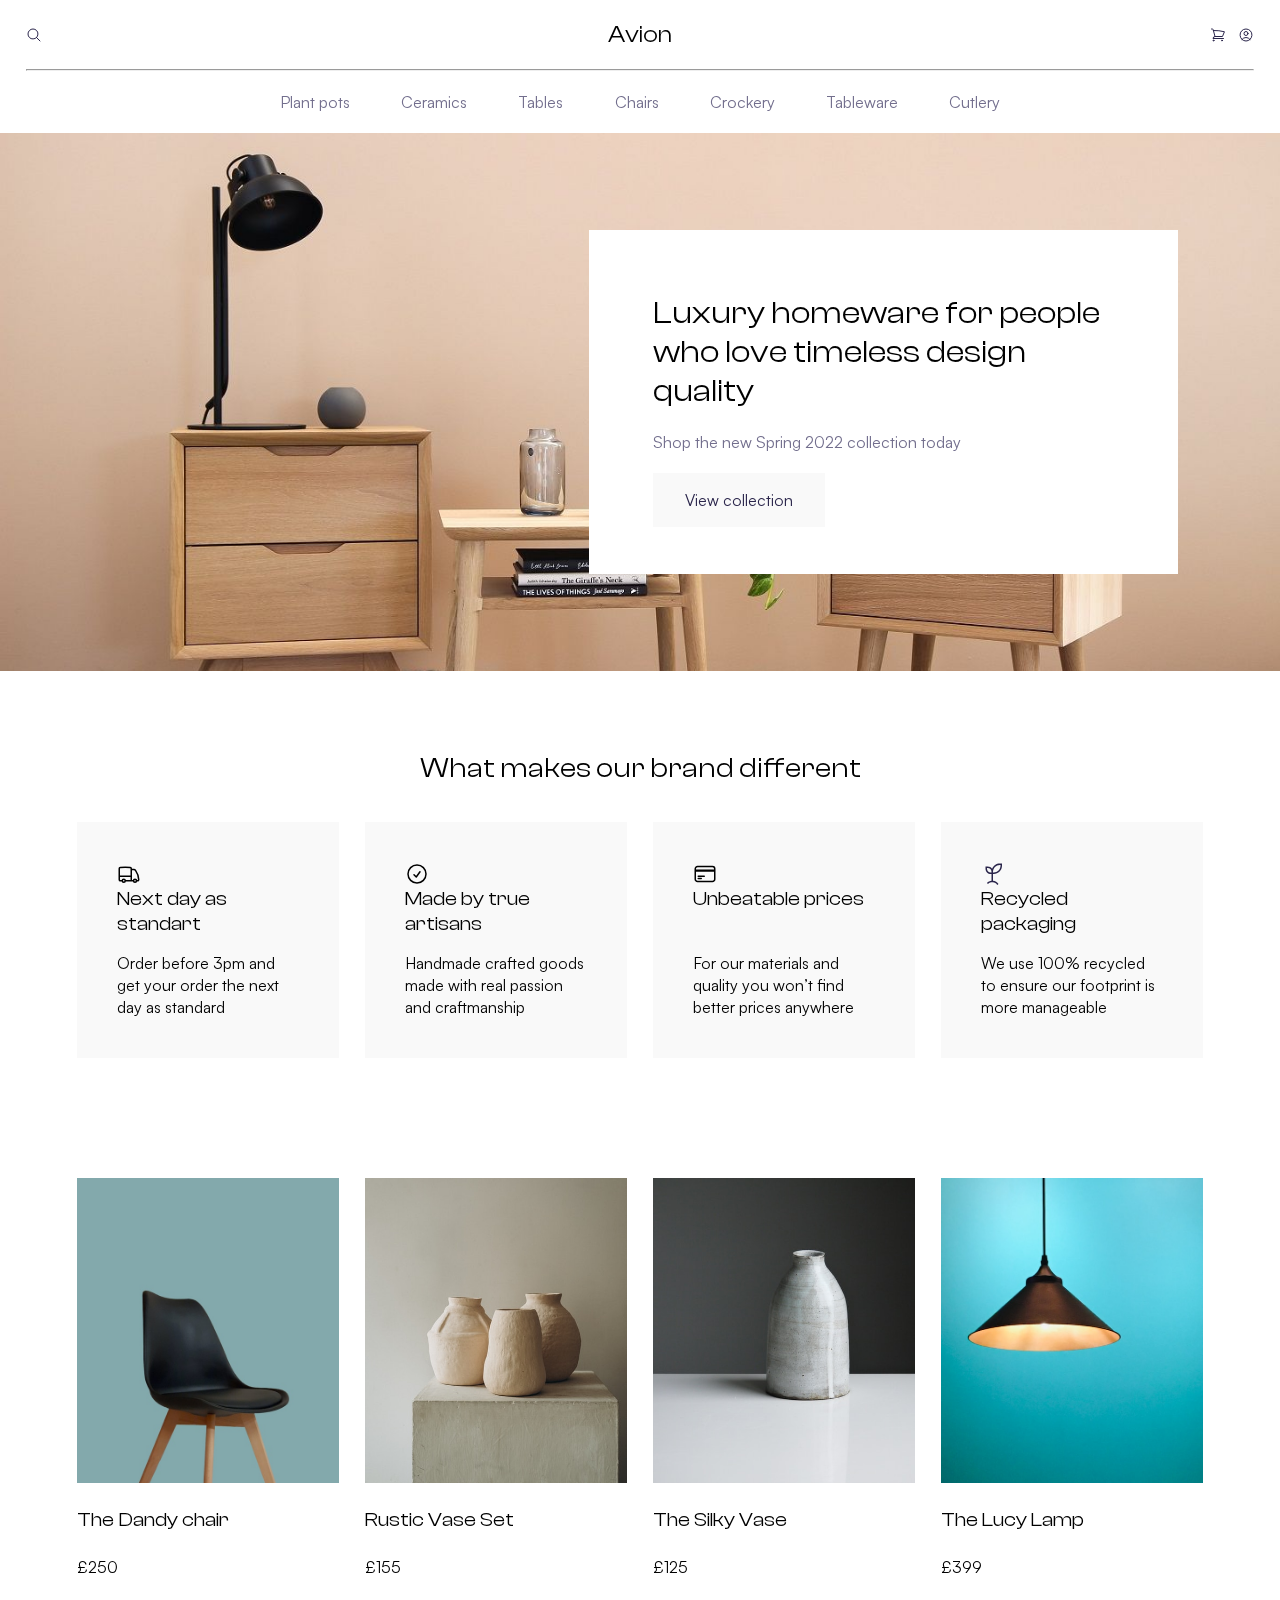
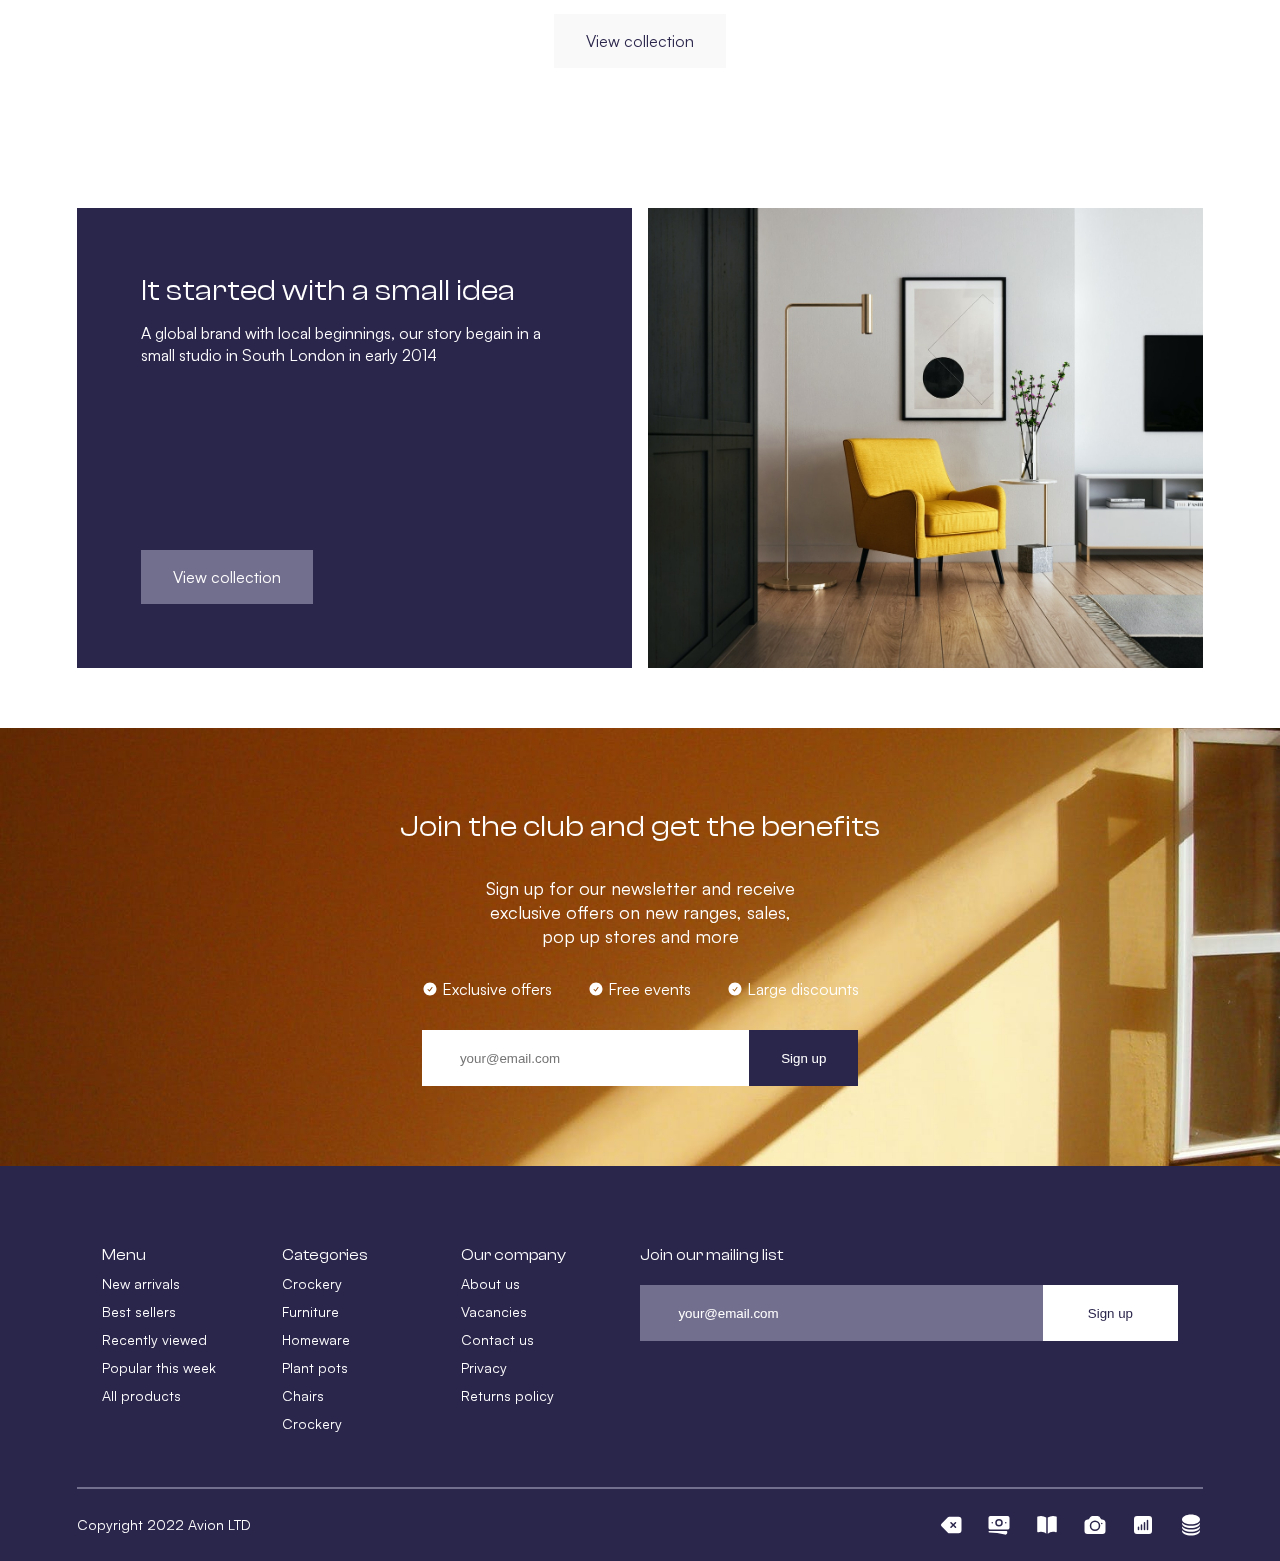
<file: index.html>
<!DOCTYPE html>
<html lang="en">
<head>
    <meta charset="UTF-8">
    <meta http-equiv="X-UA-Compatible" content="IE=edge">
    <meta name="viewport" content="width=device-width, initial-scale=1.0">
    <title>Document</title>
    <link rel="stylesheet" href="css/style.css">
</head>
<body><main>
    <header>
        <div>
            <svg xmlns="http://www.w3.org/2000/svg" fill="none" viewBox="0 0 24 24" stroke-width="1.5" stroke="currentColor" class="w-6 h-6">
                <path stroke-linecap="round" stroke-linejoin="round" d="m21 21-5.197-5.197m0 0A7.5 7.5 0 1 0 5.196 5.196a7.5 7.5 0 0 0 10.607 10.607Z" />
              </svg>
              <span>Avion</span>              
              <div class="icons">
                <svg xmlns="http://www.w3.org/2000/svg" fill="none" viewBox="0 0 24 24" stroke-width="1.5" stroke="currentColor" class="w-6 h-6">
                    <path stroke-linecap="round" stroke-linejoin="round" d="M2.25 3h1.386c.51 0 .955.343 1.087.835l.383 1.437M7.5 14.25a3 3 0 0 0-3 3h15.75m-12.75-3h11.218c1.121-2.3 2.1-4.684 2.924-7.138a60.114 60.114 0 0 0-16.536-1.84M7.5 14.25 5.106 5.272M6 20.25a.75.75 0 1 1-1.5 0 .75.75 0 0 1 1.5 0Zm12.75 0a.75.75 0 1 1-1.5 0 .75.75 0 0 1 1.5 0Z" />
                  </svg>                  
                <svg xmlns="http://www.w3.org/2000/svg" fill="none" viewBox="0 0 24 24" stroke-width="1.5" stroke="currentColor" class="w-6 h-6">
                    <path stroke-linecap="round" stroke-linejoin="round" d="M17.982 18.725A7.488 7.488 0 0 0 12 15.75a7.488 7.488 0 0 0-5.982 2.975m11.963 0a9 9 0 1 0-11.963 0m11.963 0A8.966 8.966 0 0 1 12 21a8.966 8.966 0 0 1-5.982-2.275M15 9.75a3 3 0 1 1-6 0 3 3 0 0 1 6 0Z" />
                  </svg>                  
              </div>
        </div>
        <hr>
        <nav>
            <ul>
                <li><a href="productlisting.html">Plant pots</a></li>
                <li><a href="">Ceramics</a></li>
                <li><a href="">Tables</a></li>
                <li><a href="">Chairs</a></li>
                <li><a href="">Crockery</a></li>
                <li><a href="">Tableware</a></li>
                <li><a href="">Cutlery</a></li>
            </ul>
        </nav>
    </header>
        <section class="header">
            <div>
                <h1>Luxury homeware for people who love timeless design quality</h1>
                <span>Shop the new Spring 2022 collection today</span>
                <a href="" class="btn">View collection</a>
            </div>
        </section>
        <section class="our-brand">
            <h2>What makes our brand different</h2>
            <div>
                <article>
                    <svg xmlns="http://www.w3.org/2000/svg" fill="none" viewBox="0 0 24 24" stroke-width="1.5" stroke="currentColor" class="w-6 h-6">
                        <path stroke-linecap="round" stroke-linejoin="round" d="M8.25 18.75a1.5 1.5 0 0 1-3 0m3 0a1.5 1.5 0 0 0-3 0m3 0h6m-9 0H3.375a1.125 1.125 0 0 1-1.125-1.125V14.25m17.25 4.5a1.5 1.5 0 0 1-3 0m3 0a1.5 1.5 0 0 0-3 0m3 0h1.125c.621 0 1.129-.504 1.09-1.124a17.902 17.902 0 0 0-3.213-9.193 2.056 2.056 0 0 0-1.58-.86H14.25M16.5 18.75h-2.25m0-11.177v-.958c0-.568-.422-1.048-.987-1.106a48.554 48.554 0 0 0-10.026 0 1.106 1.106 0 0 0-.987 1.106v7.635m12-6.677v6.677m0 4.5v-4.5m0 0h-12" />
                      </svg>
                      <h3>Next day as standart</h3>
                      <p>Order before 3pm and get your order the next day as standard</p>                      
                </article>
                            <article>
                                <svg xmlns="http://www.w3.org/2000/svg" fill="none" viewBox="0 0 24 24" stroke-width="1.5" stroke="currentColor" class="w-6 h-6">
                                    <path stroke-linecap="round" stroke-linejoin="round" d="M9 12.75 11.25 15 15 9.75M21 12a9 9 0 1 1-18 0 9 9 0 0 1 18 0Z" />
                                  </svg>
                      <h3>Made by true artisans</h3>
                      <p>Handmade crafted goods made with real passion and craftmanship</p>                      
                </article>
                <article>
                    <svg xmlns="http://www.w3.org/2000/svg" fill="none" viewBox="0 0 24 24" stroke-width="1.5" stroke="currentColor" class="w-6 h-6">
                        <path stroke-linecap="round" stroke-linejoin="round" d="M2.25 8.25h19.5M2.25 9h19.5m-16.5 5.25h6m-6 2.25h3m-3.75 3h15a2.25 2.25 0 0 0 2.25-2.25V6.75A2.25 2.25 0 0 0 19.5 4.5h-15a2.25 2.25 0 0 0-2.25 2.25v10.5A2.25 2.25 0 0 0 4.5 19.5Z" />
                      </svg>
                      <h3>Unbeatable prices</h3>
                      <p>For our materials and quality you won’t find better prices anywhere</p>                      
                </article>
                <article>
                    <svg width="24" height="24" viewBox="0 0 24 24" fill="none" xmlns="http://www.w3.org/2000/svg">
                        <rect width="24" height="24" fill="white" style="mix-blend-mode:multiply"/>
                        <path d="M18.75 1.5C17.0878 1.50275 15.4651 2.00708 14.0942 2.94704C12.7232 3.887 11.6679 5.21881 11.0662 6.7683C10.5841 6.06903 9.93949 5.49727 9.18767 5.10216C8.43584 4.70705 7.59932 4.50041 6.75 4.5H4.5V6.75C4.50155 8.14191 5.05517 9.47637 6.0394 10.4606C7.02363 11.4448 8.35809 11.9985 9.75 12H10.5V18.787C8.7773 18.9554 7.16718 19.7191 5.94675 20.9465L7.00725 22.0071C7.63464 21.3798 8.39333 20.8995 9.22869 20.6006C10.064 20.3018 10.9553 20.192 11.8382 20.279C12.7211 20.3661 13.5737 20.6478 14.3347 21.104C15.0956 21.5602 15.7459 22.1794 16.2387 22.9172L17.4849 22.0826C16.8701 21.1638 16.0593 20.3926 15.111 19.8244C14.1626 19.2562 13.1002 18.9052 12 18.7965V12H12.75C14.9373 11.9975 17.0343 11.1275 18.5809 9.58089C20.1275 8.03425 20.9975 5.93727 21 3.75V1.5H18.75ZM9.75 10.5C8.75579 10.4989 7.80262 10.1034 7.0996 9.4004C6.39658 8.69738 6.00113 7.74421 6 6.75V6H6.75C7.74423 6.00107 8.69744 6.3965 9.40047 7.09953C10.1035 7.80256 10.4989 8.75577 10.5 9.75V10.5H9.75ZM19.5 3.75C19.498 5.5396 18.7862 7.25534 17.5208 8.52078C16.2553 9.78622 14.5396 10.498 12.75 10.5H12V9.75C12.002 7.9604 12.7138 6.24466 13.9792 4.97922C15.2447 3.71378 16.9604 3.00199 18.75 3H19.5V3.75Z" fill="#2A254B"/>
                        </svg>
                      <h3>Recycled packaging</h3>
                      <p>We use 100% recycled to ensure our footprint is more manageable</p>                      
                </article>
        </div>
        
        </section>
        <section class="new-tovar">
            <div>
                <article>
                    <img src="css/images/1.jpg " alt="">
                    <p>The Dandy chair</p>
                    <span>£250</span>
                </article>
                <article>
                    <img src="css/images/2.jpg " alt="">
                    <p>Rustic Vase Set</p>
                    <span>£155</span>
                </article>
                <article>
                    <img src="css/images/3.jpg " alt="">
                    <p>The Silky Vase</p>
                    <span>£125</span>
                </article>
                <article>
                    <img src="css/images/4.jpg " alt="">
                    <p>The Lucy Lamp</p>
                    <span>£399</span>
                </article>
            </div>
            <a href="" class="btn">View collection</a>
        </section>
        <section class="started">
                <div class="window">
                    <h2>It started with a small idea</h2>
                    <span>A global brand with local beginnings, our story begain in a small studio in South London in early 2014</span>
                    <a href="" class="btn">View collection</a>
                </div>
            <img src="css/images/room.jpg" alt="">
    </section>
    <section class="form">
        <h2>Join the club and get the benefits</h2>
        <p>Sign up for our newsletter and receive exclusive offers on new ranges, sales, pop up stores and more</p>
        <ul>
            <li>
                <svg xmlns="http://www.w3.org/2000/svg" viewBox="0 0 24 24" fill="currentColor" class="w-6 h-6">
                    <path fill-rule="evenodd" d="M2.25 12c0-5.385 4.365-9.75 9.75-9.75s9.75 4.365 9.75 9.75-4.365 9.75-9.75 9.75S2.25 17.385 2.25 12Zm13.36-1.814a.75.75 0 1 0-1.22-.872l-3.236 4.53L9.53 12.22a.75.75 0 0 0-1.06 1.06l2.25 2.25a.75.75 0 0 0 1.14-.094l3.75-5.25Z" clip-rule="evenodd" />
                  </svg>
                  
                <span>Exclusive offers</span>
            </li>
            <li>
                <svg xmlns="http://www.w3.org/2000/svg" viewBox="0 0 24 24" fill="currentColor" class="w-6 h-6">
                    <path fill-rule="evenodd" d="M2.25 12c0-5.385 4.365-9.75 9.75-9.75s9.75 4.365 9.75 9.75-4.365 9.75-9.75 9.75S2.25 17.385 2.25 12Zm13.36-1.814a.75.75 0 1 0-1.22-.872l-3.236 4.53L9.53 12.22a.75.75 0 0 0-1.06 1.06l2.25 2.25a.75.75 0 0 0 1.14-.094l3.75-5.25Z" clip-rule="evenodd" />
                  </svg>
                  
                <span>Free events</span>
            </li>
            <li>
                <svg xmlns="http://www.w3.org/2000/svg" viewBox="0 0 24 24" fill="currentColor" class="w-6 h-6">
                    <path fill-rule="evenodd" d="M2.25 12c0-5.385 4.365-9.75 9.75-9.75s9.75 4.365 9.75 9.75-4.365 9.75-9.75 9.75S2.25 17.385 2.25 12Zm13.36-1.814a.75.75 0 1 0-1.22-.872l-3.236 4.53L9.53 12.22a.75.75 0 0 0-1.06 1.06l2.25 2.25a.75.75 0 0 0 1.14-.094l3.75-5.25Z" clip-rule="evenodd" />
                  </svg>                  
                <span>Large discounts</span>
            </li>
        </ul>
        <form action="">
            <input type="text" placeholder="your@email.com">
            <input type="submit" value="Sign up">
        </form>
    </section>
    </main>
    <footer>
        <header>
            <ul>
                <li class="li-head">Menu</li>
                <li>New arrivals</li>
                <li>Best sellers</li>
                <li>Recently viewed</li>
                <li>Popular this week</li>
                <li>All products</li>
            </ul>
            <ul>
                <li class="li-head">Categories</li>
                <li>Crockery</li>
                <li>Furniture</li>
                <li>Homeware</li>
                <li>Plant pots</li>
                <li>Chairs</li>
                <li>Crockery</li>
            </ul>
            <ul>
                <li class="li-head">Our company</li>
                <li>About us</li>
                <li>Vacancies</li>
                <li>Contact us</li>
                <li>Privacy</li>
                <li>Returns policy</li>
            </ul>
            <div>
                <li class="li-head">Join our mailing list</li>
            <form action="">
                <input type="text" placeholder="your@email.com">
                <input type="submit" value="Sign up">
            </form>
        </div>
        </header>
        <hr color="#726E8D">
        <footer>
            <span>Copyright 2022 Avion LTD</span>
            <ul>
                <li><a href=""><svg xmlns="http://www.w3.org/2000/svg" viewBox="0 0 24 24" fill="currentColor" class="w-6 h-6">
                    <path fill-rule="evenodd" d="M2.515 10.674a1.875 1.875 0 0 0 0 2.652L8.89 19.7c.352.351.829.549 1.326.549H19.5a3 3 0 0 0 3-3V6.75a3 3 0 0 0-3-3h-9.284c-.497 0-.974.198-1.326.55l-6.375 6.374ZM12.53 9.22a.75.75 0 1 0-1.06 1.06L13.19 12l-1.72 1.72a.75.75 0 1 0 1.06 1.06l1.72-1.72 1.72 1.72a.75.75 0 1 0 1.06-1.06L15.31 12l1.72-1.72a.75.75 0 1 0-1.06-1.06l-1.72 1.72-1.72-1.72Z" clip-rule="evenodd" />
                  </svg>                  
                  </a></li>
                <li><a href=""><svg xmlns="http://www.w3.org/2000/svg" viewBox="0 0 24 24" fill="currentColor" class="w-6 h-6">
                    <path d="M12 7.5a2.25 2.25 0 1 0 0 4.5 2.25 2.25 0 0 0 0-4.5Z" />
                    <path fill-rule="evenodd" d="M1.5 4.875C1.5 3.839 2.34 3 3.375 3h17.25c1.035 0 1.875.84 1.875 1.875v9.75c0 1.036-.84 1.875-1.875 1.875H3.375A1.875 1.875 0 0 1 1.5 14.625v-9.75ZM8.25 9.75a3.75 3.75 0 1 1 7.5 0 3.75 3.75 0 0 1-7.5 0ZM18.75 9a.75.75 0 0 0-.75.75v.008c0 .414.336.75.75.75h.008a.75.75 0 0 0 .75-.75V9.75a.75.75 0 0 0-.75-.75h-.008ZM4.5 9.75A.75.75 0 0 1 5.25 9h.008a.75.75 0 0 1 .75.75v.008a.75.75 0 0 1-.75.75H5.25a.75.75 0 0 1-.75-.75V9.75Z" clip-rule="evenodd" />
                    <path d="M2.25 18a.75.75 0 0 0 0 1.5c5.4 0 10.63.722 15.6 2.075 1.19.324 2.4-.558 2.4-1.82V18.75a.75.75 0 0 0-.75-.75H2.25Z" />
                  </svg>                  
                  </a></li>
                <li><a href=""><svg xmlns="http://www.w3.org/2000/svg" viewBox="0 0 24 24" fill="currentColor" class="w-6 h-6">
                    <path d="M11.25 4.533A9.707 9.707 0 0 0 6 3a9.735 9.735 0 0 0-3.25.555.75.75 0 0 0-.5.707v14.25a.75.75 0 0 0 1 .707A8.237 8.237 0 0 1 6 18.75c1.995 0 3.823.707 5.25 1.886V4.533ZM12.75 20.636A8.214 8.214 0 0 1 18 18.75c.966 0 1.89.166 2.75.47a.75.75 0 0 0 1-.708V4.262a.75.75 0 0 0-.5-.707A9.735 9.735 0 0 0 18 3a9.707 9.707 0 0 0-5.25 1.533v16.103Z" />
                  </svg>                  
                  </a></li>
                <li><a href=""><svg xmlns="http://www.w3.org/2000/svg" viewBox="0 0 24 24" fill="currentColor" class="w-6 h-6">
                    <path d="M12 9a3.75 3.75 0 1 0 0 7.5A3.75 3.75 0 0 0 12 9Z" />
                    <path fill-rule="evenodd" d="M9.344 3.071a49.52 49.52 0 0 1 5.312 0c.967.052 1.83.585 2.332 1.39l.821 1.317c.24.383.645.643 1.11.71.386.054.77.113 1.152.177 1.432.239 2.429 1.493 2.429 2.909V18a3 3 0 0 1-3 3h-15a3 3 0 0 1-3-3V9.574c0-1.416.997-2.67 2.429-2.909.382-.064.766-.123 1.151-.178a1.56 1.56 0 0 0 1.11-.71l.822-1.315a2.942 2.942 0 0 1 2.332-1.39ZM6.75 12.75a5.25 5.25 0 1 1 10.5 0 5.25 5.25 0 0 1-10.5 0Zm12-1.5a.75.75 0 1 0 0-1.5.75.75 0 0 0 0 1.5Z" clip-rule="evenodd" />
                  </svg>                  
                  </a></li>
                <li><a href=""><svg xmlns="http://www.w3.org/2000/svg" viewBox="0 0 24 24" fill="currentColor" class="w-6 h-6">
                    <path fill-rule="evenodd" d="M3 6a3 3 0 0 1 3-3h12a3 3 0 0 1 3 3v12a3 3 0 0 1-3 3H6a3 3 0 0 1-3-3V6Zm4.5 7.5a.75.75 0 0 1 .75.75v2.25a.75.75 0 0 1-1.5 0v-2.25a.75.75 0 0 1 .75-.75Zm3.75-1.5a.75.75 0 0 0-1.5 0v4.5a.75.75 0 0 0 1.5 0V12Zm2.25-3a.75.75 0 0 1 .75.75v6.75a.75.75 0 0 1-1.5 0V9.75A.75.75 0 0 1 13.5 9Zm3.75-1.5a.75.75 0 0 0-1.5 0v9a.75.75 0 0 0 1.5 0v-9Z" clip-rule="evenodd" />
                  </svg>                  
                  </a></li>
                <li><a href=""><svg xmlns="http://www.w3.org/2000/svg" viewBox="0 0 24 24" fill="currentColor" class="w-6 h-6">
                    <path d="M21 6.375c0 2.692-4.03 4.875-9 4.875S3 9.067 3 6.375 7.03 1.5 12 1.5s9 2.183 9 4.875Z" />
                    <path d="M12 12.75c2.685 0 5.19-.586 7.078-1.609a8.283 8.283 0 0 0 1.897-1.384c.016.121.025.244.025.368C21 12.817 16.97 15 12 15s-9-2.183-9-4.875c0-.124.009-.247.025-.368a8.285 8.285 0 0 0 1.897 1.384C6.809 12.164 9.315 12.75 12 12.75Z" />
                    <path d="M12 16.5c2.685 0 5.19-.586 7.078-1.609a8.282 8.282 0 0 0 1.897-1.384c.016.121.025.244.025.368 0 2.692-4.03 4.875-9 4.875s-9-2.183-9-4.875c0-.124.009-.247.025-.368a8.284 8.284 0 0 0 1.897 1.384C6.809 15.914 9.315 16.5 12 16.5Z" />
                    <path d="M12 20.25c2.685 0 5.19-.586 7.078-1.609a8.282 8.282 0 0 0 1.897-1.384c.016.121.025.244.025.368 0 2.692-4.03 4.875-9 4.875s-9-2.183-9-4.875c0-.124.009-.247.025-.368a8.284 8.284 0 0 0 1.897 1.384C6.809 19.664 9.315 20.25 12 20.25Z" />
                  </svg>
                  </a></li>
            </ul>
        </footer>
    </footer>
</body>
</html>
</file>
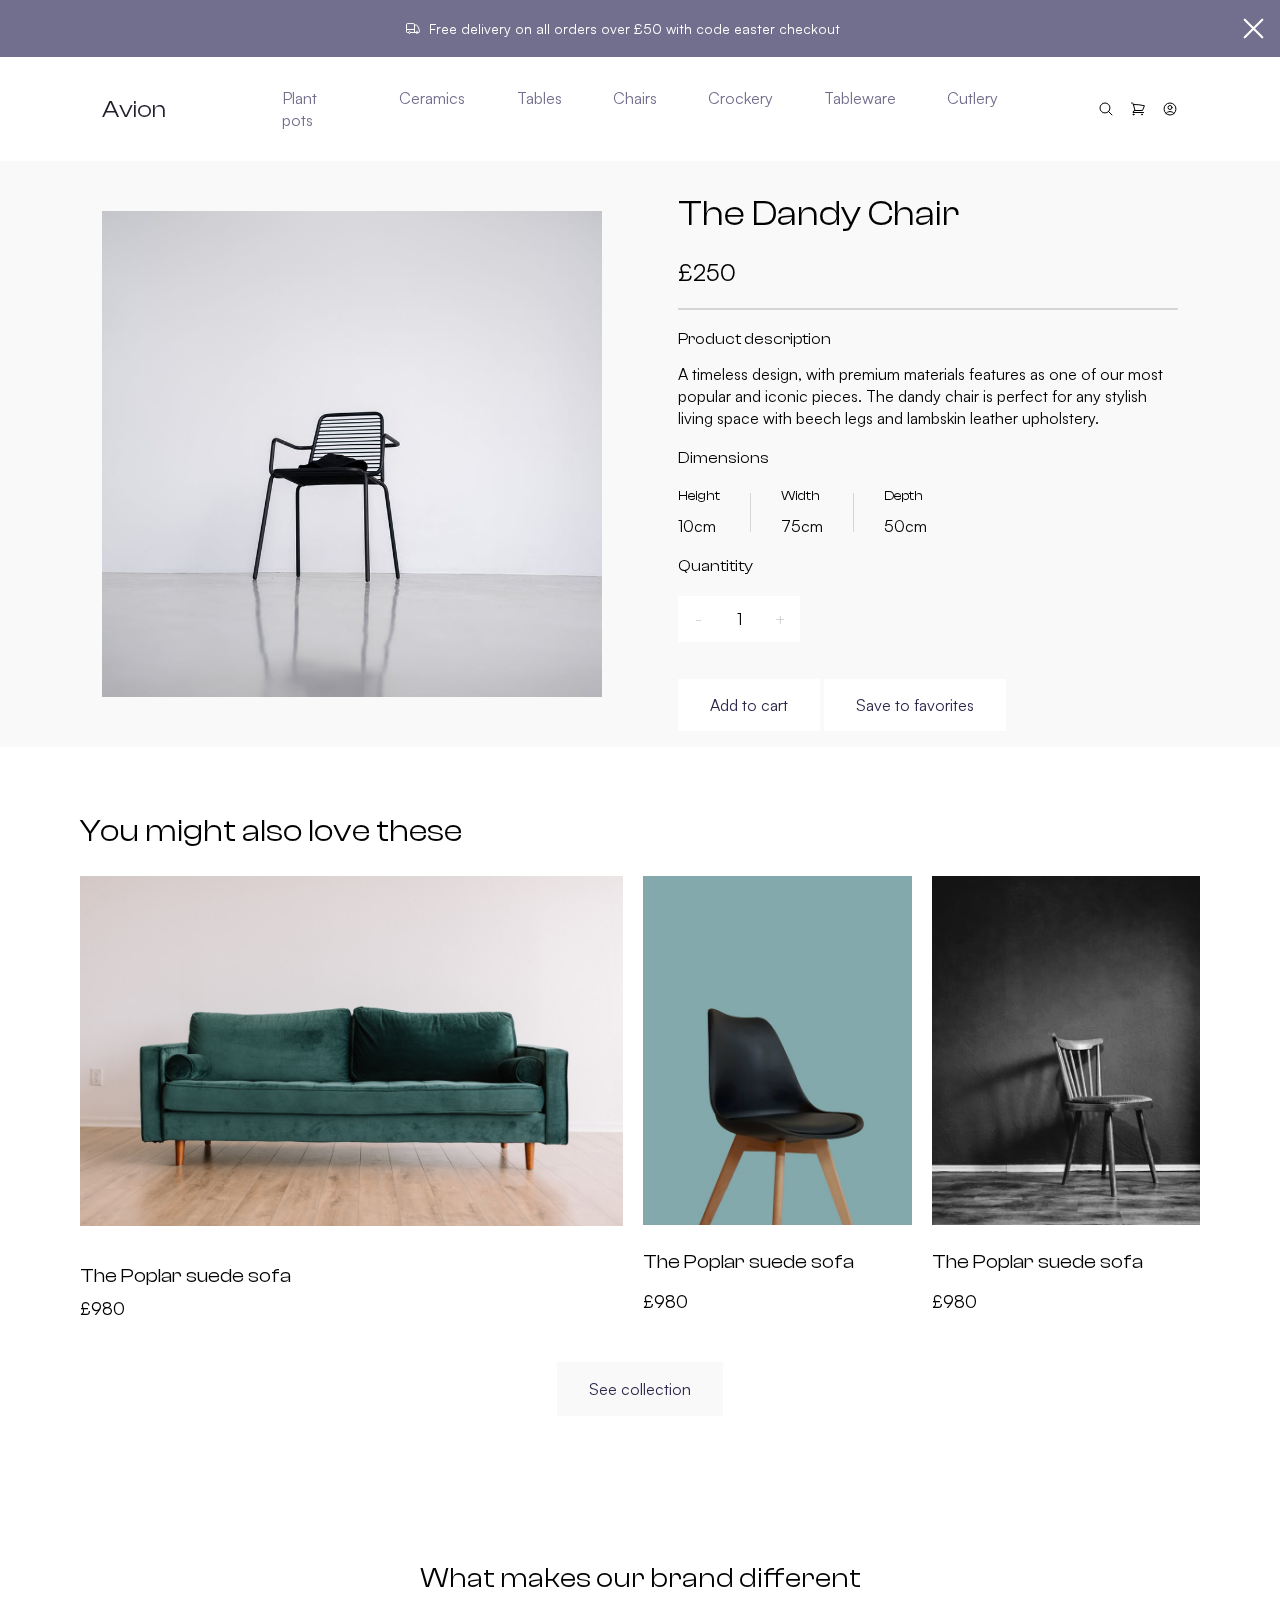
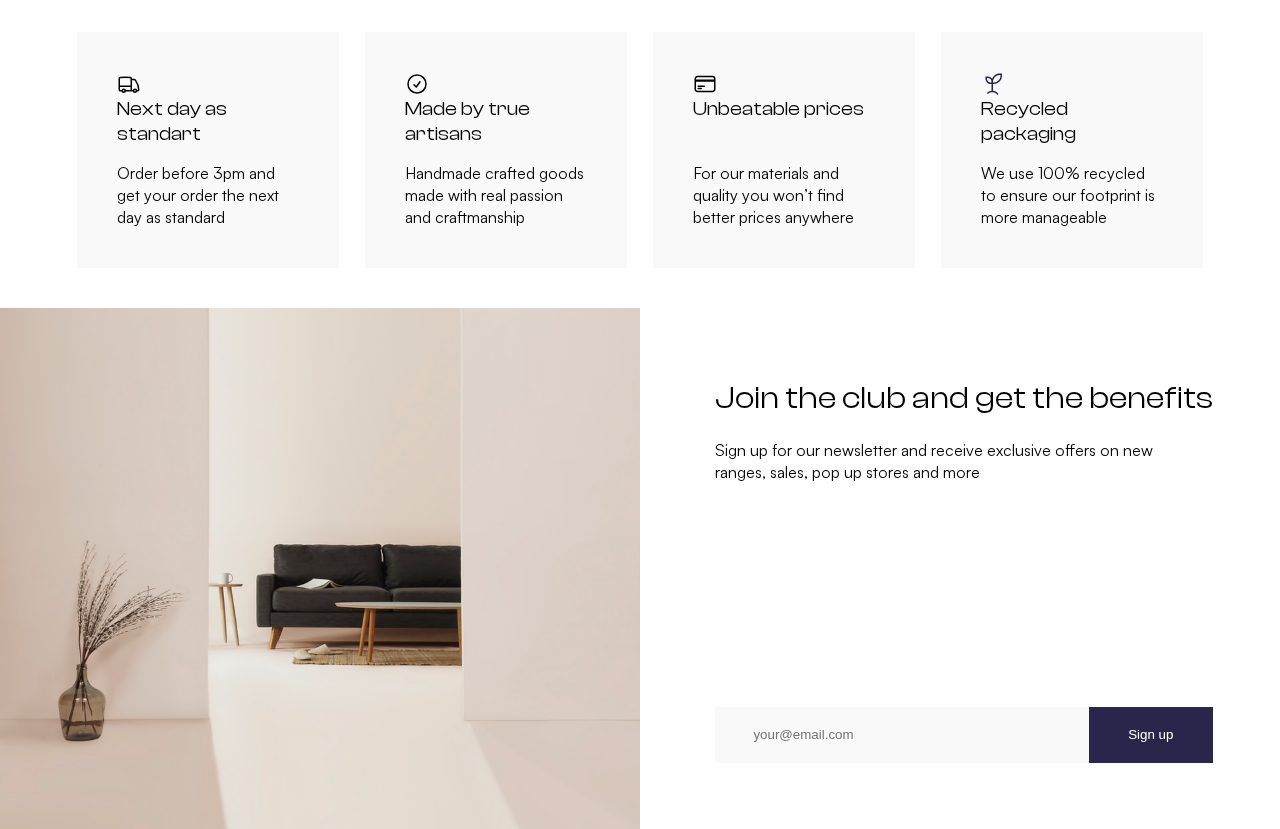
<file: productlisting.html>
<!DOCTYPE html>
<html lang="en">
<head>
    <meta charset="UTF-8">
    <meta http-equiv="X-UA-Compatible" content="IE=edge">
    <meta name="viewport" content="width=device-width, initial-scale=1.0">
    <title>Document</title>
    <link rel="stylesheet" href="css/productlisting.css">
</head>
<body>
    <header>
        <div class="top">
            <p>
                <svg xmlns="http://www.w3.org/2000/svg" fill="none" viewBox="0 0 24 24" stroke-width="1.5" stroke="currentColor" class="w-6 h-6">
                    <path stroke-linecap="round" stroke-linejoin="round" d="M8.25 18.75a1.5 1.5 0 0 1-3 0m3 0a1.5 1.5 0 0 0-3 0m3 0h6m-9 0H3.375a1.125 1.125 0 0 1-1.125-1.125V14.25m17.25 4.5a1.5 1.5 0 0 1-3 0m3 0a1.5 1.5 0 0 0-3 0m3 0h1.125c.621 0 1.129-.504 1.09-1.124a17.902 17.902 0 0 0-3.213-9.193 2.056 2.056 0 0 0-1.58-.86H14.25M16.5 18.75h-2.25m0-11.177v-.958c0-.568-.422-1.048-.987-1.106a48.554 48.554 0 0 0-10.026 0 1.106 1.106 0 0 0-.987 1.106v7.635m12-6.677v6.677m0 4.5v-4.5m0 0h-12" />
                  </svg>
                  Free delivery on all orders over £50 with code easter checkout   
            </p>
            <svg xmlns="http://www.w3.org/2000/svg" fill="none" viewBox="0 0 24 24" stroke-width="1.5" stroke="currentColor" class="w-6 h-6">
                <path stroke-linecap="round" stroke-linejoin="round" d="M6 18 18 6M6 6l12 12" />
              </svg>              
        </div>
        <section>
            <a href="index.html">Avion</a>
            <nav>
                <ul>
                    <li><a href="productlisting.html">Plant pots</a></li>
                    <li><a href="">Ceramics</a></li>
                    <li><a href="">Tables</a></li>
                    <li><a href="">Chairs</a></li>
                    <li><a href="">Crockery</a></li>
                    <li><a href="">Tableware</a></li>
                    <li><a href="">Cutlery</a></li>
                </ul>
            </nav>
            <div class="icons">
                <svg xmlns="http://www.w3.org/2000/svg" fill="none" viewBox="0 0 24 24" stroke-width="1.5" stroke="currentColor" class="w-6 h-6">
                    <path stroke-linecap="round" stroke-linejoin="round" d="m21 21-5.197-5.197m0 0A7.5 7.5 0 1 0 5.196 5.196a7.5 7.5 0 0 0 10.607 10.607Z" />
                  </svg>
                <svg xmlns="http://www.w3.org/2000/svg" fill="none" viewBox="0 0 24 24" stroke-width="1.5" stroke="currentColor" class="w-6 h-6">
                    <path stroke-linecap="round" stroke-linejoin="round" d="M2.25 3h1.386c.51 0 .955.343 1.087.835l.383 1.437M7.5 14.25a3 3 0 0 0-3 3h15.75m-12.75-3h11.218c1.121-2.3 2.1-4.684 2.924-7.138a60.114 60.114 0 0 0-16.536-1.84M7.5 14.25 5.106 5.272M6 20.25a.75.75 0 1 1-1.5 0 .75.75 0 0 1 1.5 0Zm12.75 0a.75.75 0 1 1-1.5 0 .75.75 0 0 1 1.5 0Z" />
                  </svg>                  
                <svg xmlns="http://www.w3.org/2000/svg" fill="none" viewBox="0 0 24 24" stroke-width="1.5" stroke="currentColor" class="w-6 h-6">
                    <path stroke-linecap="round" stroke-linejoin="round" d="M17.982 18.725A7.488 7.488 0 0 0 12 15.75a7.488 7.488 0 0 0-5.982 2.975m11.963 0a9 9 0 1 0-11.963 0m11.963 0A8.966 8.966 0 0 1 12 21a8.966 8.966 0 0 1-5.982-2.275M15 9.75a3 3 0 1 1-6 0 3 3 0 0 1 6 0Z" />
                  </svg>                  
              </div>
        </section>
    </header>
    <main>
        <section class="description">
        <img src="css/images/product.jpg" alt="">
        <div class="productall">
            <h1>The Dandy Chair</h1>
            <h2>£250</h2>
            <hr color="d6d6d6">
            <div class="productdescription">
            <h3>Product description</h3>
            <p class="pdp">A timeless design, with premium materials features as one of our most popular and iconic pieces. The dandy chair is perfect for any stylish living space with beech legs and lambskin leather upholstery.</p>
            </div>
            <h3>Dimensions</h3>
            <div class="dimensions">
                <p>Height <span>10cm</span></p>
                <div></div>
                <p>Width <span>75cm</span></p>
                <div></div>
                <p>Depth <span>50cm</span></p>
            </div>
            <h3>Quantitity</h3>
            <div class="quantitity">
                <span class="btnqnt">-</span>
                <span>1</span>
                <span class="btnqnt">+</span>
            </div>
            <div class="button">
                <a href="" class="btn">Add to cart</a>
                <a href="" class="btn">Save to favorites</a>
            </div>
        </div>
        </section>
        <section class="mightalso">
        <div class="mightmain">
            <h1>You might also love these</h1>
            <div class="articlefather">
            <article class="mightsofa">
                <img src="css/images/sofa.jpg" alt="">
                <div class="h2h3">
                <h2>The Poplar suede sofa</h2>
                <h3>£980</h3>
            </div>
            </article>
            <article class="mightchair1">
                <img src="css/images/1.jpg" alt="">
                <div class="h2h3">
                <h2>The Poplar suede sofa</h2>
                <h3>£980</h3>
            </div>
            </article>
            <article class="mightchair2">
                <img src="css/images/chair.jpg" alt="">
                <div class="h2h3">
                <h2>The Poplar suede sofa</h2>
                <h3>£980</h3>
            </div>
            </article>
            </div>
            <div class="btn2">
            <a href="" class="btn1">See collection</a>
        </div>
        </div>
        </div>
        </section>
        <section class="our-brand">
            <h2>What makes our brand different</h2>
            <div>
                <article>
                    <svg xmlns="http://www.w3.org/2000/svg" fill="none" viewBox="0 0 24 24" stroke-width="1.5" stroke="currentColor" class="w-6 h-6">
                        <path stroke-linecap="round" stroke-linejoin="round" d="M8.25 18.75a1.5 1.5 0 0 1-3 0m3 0a1.5 1.5 0 0 0-3 0m3 0h6m-9 0H3.375a1.125 1.125 0 0 1-1.125-1.125V14.25m17.25 4.5a1.5 1.5 0 0 1-3 0m3 0a1.5 1.5 0 0 0-3 0m3 0h1.125c.621 0 1.129-.504 1.09-1.124a17.902 17.902 0 0 0-3.213-9.193 2.056 2.056 0 0 0-1.58-.86H14.25M16.5 18.75h-2.25m0-11.177v-.958c0-.568-.422-1.048-.987-1.106a48.554 48.554 0 0 0-10.026 0 1.106 1.106 0 0 0-.987 1.106v7.635m12-6.677v6.677m0 4.5v-4.5m0 0h-12" />
                      </svg>
                      <h3>Next day as standart</h3>
                      <p>Order before 3pm and get your order the next day as standard</p>                      
                </article>
                            <article>
                                <svg xmlns="http://www.w3.org/2000/svg" fill="none" viewBox="0 0 24 24" stroke-width="1.5" stroke="currentColor" class="w-6 h-6">
                                    <path stroke-linecap="round" stroke-linejoin="round" d="M9 12.75 11.25 15 15 9.75M21 12a9 9 0 1 1-18 0 9 9 0 0 1 18 0Z" />
                                  </svg>
                      <h3>Made by true artisans</h3>
                      <p>Handmade crafted goods made with real passion and craftmanship</p>                      
                </article>
                <article>
                    <svg xmlns="http://www.w3.org/2000/svg" fill="none" viewBox="0 0 24 24" stroke-width="1.5" stroke="currentColor" class="w-6 h-6">
                        <path stroke-linecap="round" stroke-linejoin="round" d="M2.25 8.25h19.5M2.25 9h19.5m-16.5 5.25h6m-6 2.25h3m-3.75 3h15a2.25 2.25 0 0 0 2.25-2.25V6.75A2.25 2.25 0 0 0 19.5 4.5h-15a2.25 2.25 0 0 0-2.25 2.25v10.5A2.25 2.25 0 0 0 4.5 19.5Z" />
                      </svg>
                      <h3>Unbeatable prices</h3>
                      <p>For our materials and quality you won’t find better prices anywhere</p>                      
                </article>
                <article>
                    <svg width="24" height="24" viewBox="0 0 24 24" fill="none" xmlns="http://www.w3.org/2000/svg">
                        <rect width="24" height="24" fill="white" style="mix-blend-mode:multiply"/>
                        <path d="M18.75 1.5C17.0878 1.50275 15.4651 2.00708 14.0942 2.94704C12.7232 3.887 11.6679 5.21881 11.0662 6.7683C10.5841 6.06903 9.93949 5.49727 9.18767 5.10216C8.43584 4.70705 7.59932 4.50041 6.75 4.5H4.5V6.75C4.50155 8.14191 5.05517 9.47637 6.0394 10.4606C7.02363 11.4448 8.35809 11.9985 9.75 12H10.5V18.787C8.7773 18.9554 7.16718 19.7191 5.94675 20.9465L7.00725 22.0071C7.63464 21.3798 8.39333 20.8995 9.22869 20.6006C10.064 20.3018 10.9553 20.192 11.8382 20.279C12.7211 20.3661 13.5737 20.6478 14.3347 21.104C15.0956 21.5602 15.7459 22.1794 16.2387 22.9172L17.4849 22.0826C16.8701 21.1638 16.0593 20.3926 15.111 19.8244C14.1626 19.2562 13.1002 18.9052 12 18.7965V12H12.75C14.9373 11.9975 17.0343 11.1275 18.5809 9.58089C20.1275 8.03425 20.9975 5.93727 21 3.75V1.5H18.75ZM9.75 10.5C8.75579 10.4989 7.80262 10.1034 7.0996 9.4004C6.39658 8.69738 6.00113 7.74421 6 6.75V6H6.75C7.74423 6.00107 8.69744 6.3965 9.40047 7.09953C10.1035 7.80256 10.4989 8.75577 10.5 9.75V10.5H9.75ZM19.5 3.75C19.498 5.5396 18.7862 7.25534 17.5208 8.52078C16.2553 9.78622 14.5396 10.498 12.75 10.5H12V9.75C12.002 7.9604 12.7138 6.24466 13.9792 4.97922C15.2447 3.71378 16.9604 3.00199 18.75 3H19.5V3.75Z" fill="#2A254B"/>
                        </svg>
                      <h3>Recycled packaging</h3>
                      <p>We use 100% recycled to ensure our footprint is more manageable</p>                      
                </article>
        </div>
        
        </section>
        <section class="join">
            <img src="css/images/join.jpg" alt="">
            <article>
                <div class="joindiv">
                <h1>Join the club and get the benefits</h1>
                <div>
                <h2>Sign up for our newsletter and receive exclusive offers on new</h2>
                <h2>ranges, sales, pop up stores and more</h2>
            </div>
            </div>
            <form action="">
                <input type="text" placeholder="your@email.com">
                <input type="submit" value="Sign up">
    
            </form>
            </article>
        </section>
    </main>
    <script src="js/app.js"></script>
</body>
</html>
</file>
<file: css/style.css>
@font-face {
    font-family: "Clash Display";
    src: url(fonts/ClashDisplay-Light.woff2);
    font-weight: 200;
}
@font-face {
    font-family: "Clash Display";
    src:url(fonts/ClashDisplay-Regular.woff2);
    font-weight: 400;
}

@font-face {
    font-family: "Clash Display";
    src: url(fonts/ClashDisplay-Semibold.woff2);
    font-weight: 600;
}

@font-face {
    font-family: "Clash Display";
    src: url(fonts/ClashDisplay-Bold.woff2);
    font-weight: 900;
}

@font-face {
    font-family: "Satoshi";
    src: url(fonts/Satoshi-Regular.woff2);
    font-weight: 400;
}

* {
    margin: 0;
    padding: 0;
    box-sizing: border-box;
}

:root {
    --color-white: #ffffff;
    --color-black: #000000;
    --color-light-gray: #f9f9f9;
    --color-dark-primary: #2A254B;
    --color-nav-links: #726E8D;
}

.btn{
    text-decoration: none;
    color: var(--color-dark-primary);
    background-color: var(--color-light-gray);
    padding: 16px 32px;
    font-family: Satoshi;
    font-size: 16px;
    transition: all 0.8s;
}

.btn:hover{
    transition: all 0.8s;
    color: var(--color-light-gray);
    background-color: var(--color-dark-primary);
}
h2 {
    font-family: "Clash Display";
    font-weight: 400;
    font-size: 30px;
}

header {
    display: grid;
    row-gap: 20px;
    padding: 20px 2vw;
    padding-top: 20px;
}

header>div {
    display: grid;
    grid-template-columns: repeat(3, 1fr);
    align-items: center;
}

header>div span{
    justify-self: center;
    font-size: 24px;
    font-family: "Clash Display";
}

header>div div.icons{
    justify-self: end;
    display: grid;
    column-gap: 1vw;
    grid-template-columns: repeat(2, 1fr);
}

header>div svg {
    color: var(--color-dark-primary);
    height: 16px;
}

header>nav {
    justify-self: center;
}

header>nav ul{
    list-style-type: none;
    display: flex;
    column-gap: 4vw;
}

header nav ul a{
    text-decoration: none;
    color: var(--color-nav-links);
    font-family: Satoshi;
    font-size: 16px;
    transition: all 0.7s;
}

header nav ul a:hover{
    color: var(--color-black);
    transition: all 0.7s;
}
main section.header {
    background-image: url(images/background.jpg);
    height: 42vw;
    background-size: cover;
    background-repeat: no-repeat;
    display: grid;
    grid-template-columns: repeat(2, 1fr);
    align-items: center;
    padding-right: 8vw;
}

main section.header div {
    display: grid;
    row-gap: 20px;
    background-color: var(--color-white);
    grid-column: 2/3;
    grid-template-rows: max-content;
    height: 64%;
    padding: 5vw;
}

main section.header div h1{
    font-family: "Clash Display";
    font-size: 2;
    font-weight: 400;
}

main section.header div span{
    font-family: "Satoshi";
    font-size: 18;
    font-weight: 400;
    color: var(--color-nav-links);
}

main section.header div a{
    align-self: flex-end;
    justify-self: start;
}
main section.our-brand{
    padding: 80px 6vw;
    display: grid;
    row-gap: 36px;
    padding-bottom: 40px;
}

main section.our-brand h2{
    font-family: "Clash Display";
    font-size: 28px;
    text-align: center;
    font-weight: 400;
}
main section.our-brand div {
    display: grid;
    grid-template-columns: repeat(4, 1fr);
    column-gap: 2vw;
}
main section.our-brand div article{
    background-color: var(--color-light-gray);
    padding: 40px;
    display: grid;
    grid-template-rows: 24px repeat(2, 1fr);
}

main section.our-brand div article svg{
    height: 100%;
}

main section.our-brand div article h3{
    font-family: "Clash Display";
    font-size: 20px;
    font-weight: 400;
}

main section.our-brand div article p{
    font-family: "Satoshi";
}
main section.new-tovar {
    display: grid;
    padding: 80px 6vw;
    row-gap: 36px;
}
main section.new-tovar div{
    display: grid;
    column-gap: 2vw;
    grid-template-columns: repeat(4, 1fr);

}

main section.new-tovar div article {
    display: grid;
    grid-template-rows: 305px 1fr;
    row-gap: 24px;
    transition: all 0.5s;
}

main section.new-tovar div article:hover {
    transform: scale(1.05);
    transition: all 0.5s;
}

main section.new-tovar div img {
    width: 100%;
    height: 100%;
    object-fit: cover;
}

main section.new-tovar div p {
    font-family: "Clash Display";
    font-size: 20px;
    font-weight: 400;
    display: flex;
    flex-direction: column;
    row-gap: 8px;
}

main section.new-tovar div span{
font-family: Satoshi;
}

main section.new-tovar a{
    justify-self: center;
}


main section.started{
    display: grid;
    grid-template-columns: repeat(2, 1fr);
    column-gap: 16px;
    grid-template-rows: 36vw;
    padding: 60px 6vw;
}

main section.started div{
    background-color: var(--color-dark-primary);
    padding: 5vw;
    color: var(--color-white);
    display: grid;
    grid-template-rows: min-content;
    row-gap: 12px;
}

main section.started img{
    width: 100%;
    height: 100%;
    object-fit: cover;
}

main section.started div a{
    justify-self: start;
    align-self: end;
    background-color: var(--color-nav-links);
    color: var(--color-white);
}

main section.started div span {
    font-family: "Satoshi";
}

main section.form {
    display: grid;
    row-gap: 30px;
    justify-items: center;
    color: white;
    background-image: url(images/background2.jpg);
    background-size: cover;
    background-position: 0% 50%;
    padding: 80px 0;
}

main section.form p{
    font-family: "Satoshi";
    font-weight: normal;
    font-size: 18px;
    width: 25%;
    text-align: center;
}

main section.form ul{
    display: flex;
    column-gap: 36px;
}

main section.form ul li {
    display: grid;
    grid-template-columns: 16px 1fr;
    column-gap: 4vw;
    align-items: center;
    column-gap: 4px;
    font-family: "Satoshi";
    font-weight: normal;
    font-size: 16px;
}

main section.form form {
    display: grid;
    grid-template-rows: 56px;
    grid-template-columns: 3fr 1fr;
}
main section.form input {
    border-radius: 0;
    border: none;
    padding-left: 3vw;
}

main section.form form input[type=submit]{
    
    color: var(--color-white);
    background-color: var(--color-dark-primary);
    padding: 0 32px;
}

body>footer {
    display: grid;
    row-gap: 24px;
    padding: 60px 6vw 24px 6vw;
    background-color: var(--color-dark-primary);
}

body>footer ul{
    list-style-type: none;
}

footer header{
    display: grid;
    grid-template-columns: 1fr 1fr 1fr 3fr;
}

footer footer{
    display: grid;
    grid-template-columns: repeat(2, 1fr);
    align-items: center;
}

footer footer span{
    justify-self: start;
    color: white;
    font-family: "Satoshi";
    font-weight: 400;
    font-size: 14px;
}
footer footer ul {
    display: grid;
    grid-template-columns: repeat(6, 1fr);
    grid-template-rows: 24px;
    column-gap: 24px;
    justify-self: end;
}

footer footer ul svg{
    height: 100%;
    color: white;
}

.li-head {
    font-family: "Clash Display";
    font-size: 16px;
    font-weight: 400;
    color: white;
}

footer header ul{
    font-family: "Satoshi";
    font-weight: 400;
    font-size: 14px;
    color: white;
}

footer header ul li {
    padding-bottom:10px;
}

footer header form {
    display: grid;
    grid-template-rows: 56px;
    grid-template-columns: 3fr 1fr;
    
}

footer header input {
    background-color: var(--color-nav-links);
    border-radius: 0;
    border: none;
    padding-left: 3vw;
}

footer header form input[type=submit]{
    color: var(--color-dark-primary);
    background-color: var(--color-white);
    padding: 0 32px;
    text-align: center;
}

footer header input::placeholder{
    color: white;
}
footer header div{
    list-style-type: none;
    display: inline-block;
}

footer header div li{
    padding-bottom: 20px;
}
</file>
<file: css/productlisting.css>
@font-face {
    font-family: "Clash Display";
    src: url(fonts/ClashDisplay-Light.woff2);
    font-weight: 200;
}
@font-face {
    font-family: "Clash Display";
    src:url(fonts/ClashDisplay-Regular.woff2);
    font-weight: 400;
}

@font-face {
    font-family: "Clash Display";
    src: url(fonts/ClashDisplay-Semibold.woff2);
    font-weight: 600;
}

@font-face {
    font-family: "Clash Display";
    src: url(fonts/ClashDisplay-Bold.woff2);
    font-weight: 900;
}

@font-face {
    font-family: "Satoshi";
    src: url(fonts/Satoshi-Regular.woff2);
    font-weight: 400;
}

* {
    margin: 0;
    padding: 0;
    box-sizing: border-box;
}

:root {
    --color-white: #ffffff;
    --color-black: #000000;
    --color-light-gray: #f9f9f9;
    --color-dark-primary: #2A254B;
    --color-nav-links: #726E8D;
    --color-dark-white: #d6d6d6;
}

.btn{
    text-decoration: none;
    color: var(--color-dark-primary);
    background-color: var(--color-white);
    padding: 16px 32px;
    font-family: Satoshi;
    font-size: 16px;
    transition: all 0.8s;
}

.btn:hover{
    transition: all 0.8s;
    color: var(--color-light-gray);
    background-color: var(--color-dark-primary);
}

header>div{
    background-color: #726E8D;
    color: var(--color-white);
    font-family: Satoshi;
    font-size: 14px;
    display: grid;
    grid-template-columns: 1fr 35px;
    padding: 11px 9px;
    align-items: center;
}

header div p{
    display: grid;
    grid-template-columns: 16px 1fr;
    column-gap: 8px;
    justify-self: center;
}

header section{
    display: grid;
    grid-template-columns: 1fr 4fr 1fr;
    padding: 30px 8vw;
    align-items: center;
}
header section>a{
    font-family: "Clash Display";
    font-size: 24px;
    text-decoration: none;
    color: #22202E;
}

header section nav {
    justify-self: center;
}

header section ul{
    display: flex;
    list-style-type: none;
    column-gap: 4vw;
}

header section ul a{
    text-decoration: none;
    color: var(--color-nav-links);
    font-family: Satoshi;
    font-size: 16px;
}

header section div.icons{
    justify-self: end;
    display: grid;
    grid-template-columns: repeat(3, 16px);
    column-gap: 16px;
}
main section.description{
    background-color: var(--color-light-gray);
    padding: 50px 8vw;
    display: grid;
    grid-template-columns: repeat(2, 1fr);
    grid-template-rows: 38vw;
    column-gap: 6vw;
    align-items: center;
}

main section.description img {
    width: 100%;
    height: 100%;
    object-fit: cover;
}

main section.description div.dimensions{
    display: grid;
    grid-template-columns: max-content 1px max-content 1px max-content 1px;
    align-items: center;
    column-gap: 30px;
}

main section.description div.dimensions div{
    background-color: var(--color-dark-white);
    height: 80%;
}

main section.description div.dimensions p{
    display: grid;
    row-gap: 10px;
}

main section.description div.quantitity {
    display: grid;
    width: 122px;
    grid-template-columns: repeat(3, 1fr);
    grid-template-rows: 46px;
    background-color:var(--color-white);
    align-items: center;
    justify-items: center;
}

main section.description div.button {
    padding-top: 32px;
}

main section.description h1{
    font-family: "Clash Display";
    font-weight: 400;
    font-size: 36px;
}
main section.description h2{
    font-family: Satoshi;
    font-weight: 400;
    font-size: 24px;
}
main section.description h3{
    font-family: "Clash Display";
    font-weight: 400;
    font-size: 16px;
}
main section.description p.pdp{
    font-family: Satoshi;
    font-weight: 400;
    font-size: 16px;
}
.productdescription {
    display: grid;
    row-gap: 14px;
}
.productall {
    display: grid;
    row-gap: 20px;
}

main section.description div.dimensions p{
    font-family: "Clash Display";
    font-weight: 400;
    font-size: 14px;
}

main section.description div.dimensions span{
    font-family: Satoshi;
    font-size: 16px;
}

main section.description div.quantitity span{
    font-family: Satoshi;
}

main section.description div.quantitity span.btnqnt{
    color: var(--color-dark-white);
    cursor: pointer;
}

main section.mightalso{
    padding: 65px 80px;
}

main section.mightalso div.articlefather{
    display: flex;
    gap: 20px;
}

main section.mightalso div.mightmain h1{
    padding-bottom: 25px;
    font-family: "Clash Display";
    font-weight: 400;
    font-size: 32px;
}


main section.mightalso div.mightmain h2{
    font-family: "Clash Display";
    font-weight: 400;
    font-size: 20px;
}
main section.mightalso div.mightmain h3{
    font-family: Satoshi;
    font-weight: 400;
    font-size: 18px;
}
main section.mightalso div.mightmain div.h2h3{
    display: grid;
    row-gap: 8px;
}

main section.mightalso div.mightmain article{
    display: grid;
    row-gap: 24px;
}

main section.mightalso div.mightmain article.mightsofa img{
    width: 100%;
    height: 96.4%;
    object-fit: cover;
}
main section.mightalso div.mightmain article.mightchair1 img{
    width: 100%;
    height: 100%;
    object-fit: cover;
}

main section.mightalso div.mightmain article.mightchair2 img{
    width: 100%;
    height: 100%;
    object-fit: cover;
}
main section.our-brand{
    padding: 80px 6vw;
    display: grid;
    row-gap: 36px;
    padding-bottom: 40px;
}

main section.our-brand h2{
    font-family: "Clash Display";
    font-size: 28px;
    text-align: center;
    font-weight: 400;
}
main section.our-brand div {
    display: grid;
    grid-template-columns: repeat(4, 1fr);
    column-gap: 2vw;
}
main section.our-brand div article{
    background-color: var(--color-light-gray);
    padding: 40px;
    display: grid;
    grid-template-rows: 24px repeat(2, 1fr);
}

main section.our-brand div article svg{
    height: 100%;
}

main section.our-brand div article h3{
    font-family: "Clash Display";
    font-size: 20px;
    font-weight: 400;
}

main section.our-brand div article p{
    font-family: "Satoshi";
}

.btn2 {
    display: grid;
    padding-top: 42px;
    justify-content: center;
}

.btn1{
    text-decoration: none;
    color: var(--color-dark-primary);
    background-color: var(--color-light-gray);
    padding: 16px 32px;
    font-family: Satoshi;
    font-size: 16px;
    transition: all 0.8s;

}

main section.join{
    display: flex;
}

main section.join article{
    padding-left: 75px;
}

main section.join img{
    height: 521px;
    width: 50%;
    object-fit: cover;
}
main section.join h1{
    font-family: "Clash Display";
    font-size: 32px;
    font-weight: 400;
    padding-top: 71px;
}

main section.join h2{
    font-family: Satoshi;
    font-weight: 400;
    font-size: 16px;
}

main section.join div.joindiv{
    display: grid;
    row-gap: 21px;
}

main section.join form{
    padding-top: 45%;
    display: grid;
    grid-template-rows: 56px;
    grid-template-columns: 3fr 1fr;
}
main section.join input {
    border-radius: 0;
    border: none;
    padding-left: 3vw;
    background-color: var(--color-light-gray);
}

main section.join input[type=submit]{
    color: var(--color-white);
    background-color: var(--color-dark-primary);
    padding: 0 32px;
}
</file>
